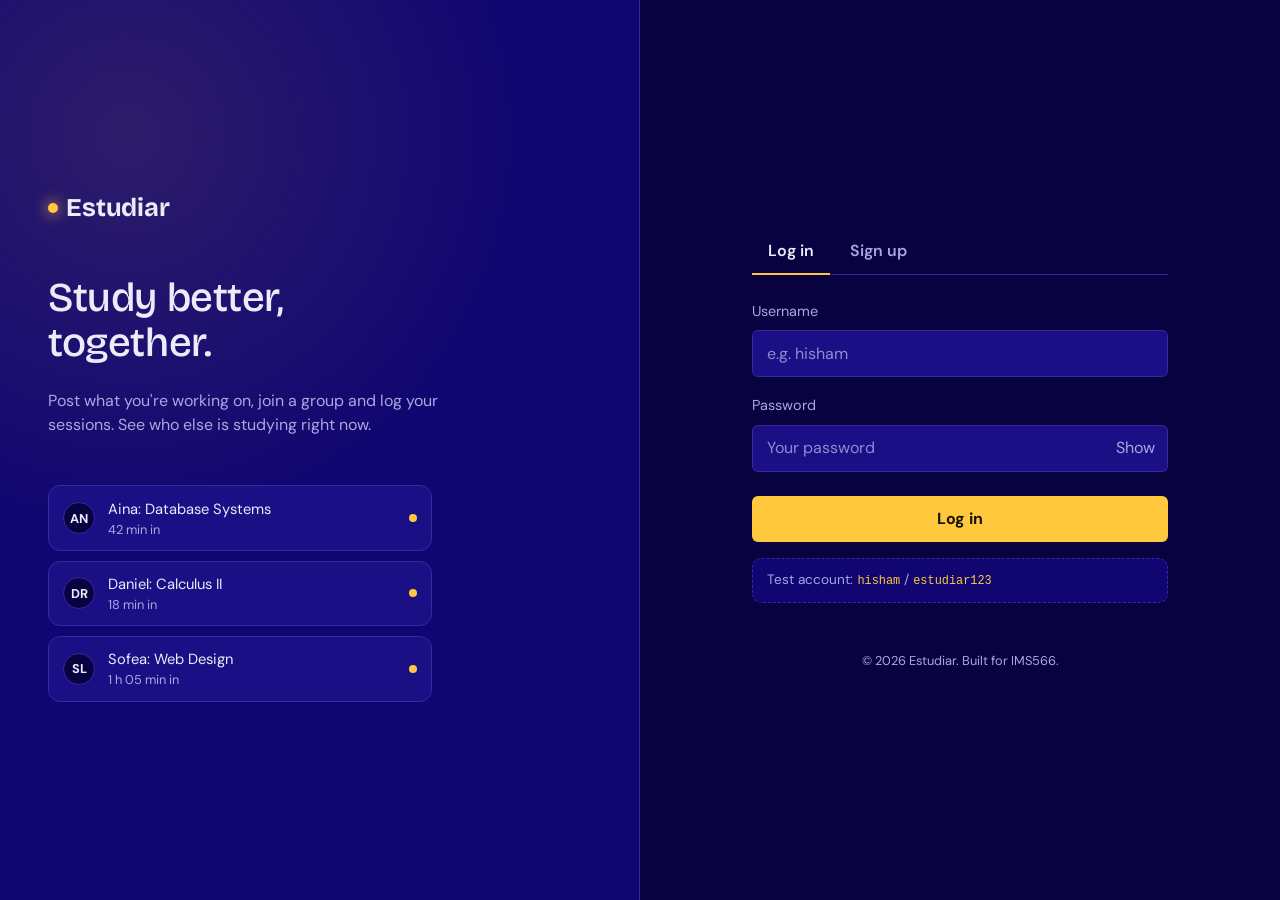
<file: index.html>
<!DOCTYPE html>
<html lang="en" data-bs-theme="dark">
<head>
  <meta charset="utf-8">
  <meta name="viewport" content="width=device-width, initial-scale=1">

  <!-- Content metadata (page title, description, author) -->
  <title>Log in | Estudiar</title>
  <meta name="description" content="Estudiar is a study buddy network where students share what they are studying, join study groups and log sessions.">
  <meta name="author" content="Hisham">
  <meta name="keywords" content="study, students, study groups, study sessions, Estudiar">

  <!-- Bootstrap 5 -->
  <link href="https://cdn.jsdelivr.net/npm/bootstrap@5.3.3/dist/css/bootstrap.min.css" rel="stylesheet">

  <!-- Fonts -->
  <link rel="preconnect" href="https://fonts.googleapis.com">
  <link rel="preconnect" href="https://fonts.gstatic.com" crossorigin>
  <link href="https://fonts.googleapis.com/css2?family=Bricolage+Grotesque:opsz,wght@12..96,600;12..96,700&family=DM+Sans:wght@400;500;700&display=swap" rel="stylesheet">

  <!-- Estudiar styles -->
  <link rel="stylesheet" href="css/style.css">
</head>
<body>

  <main class="container-fluid auth-wrap">
    <div class="row min-vh-100">

      <!-- ===== Left: brand panel (desktop only) ===== -->
      <section class="col-lg-6 d-none d-lg-flex flex-column justify-content-center auth-brand" aria-label="About Estudiar">
        <a class="brand mb-5" href="index.html"><span class="brand-dot" aria-hidden="true"></span>Estudiar</a>
        <h1>Study better, together.</h1>
        <p class="mt-3">Post what you're working on, join a group and log your sessions. See who else is studying right now.</p>

        <!-- Preview of the live "studying now" idea -->
        <ul class="now-list" aria-label="Example of students studying now">
          <li>
            <span class="avatar" aria-hidden="true">AN</span>
            <div>
              <div>Aina: Database Systems</div>
              <div class="meta">42 min in</div>
            </div>
            <span class="live-dot" aria-hidden="true"></span>
          </li>
          <li>
            <span class="avatar" aria-hidden="true">DR</span>
            <div>
              <div>Daniel: Calculus II</div>
              <div class="meta">18 min in</div>
            </div>
            <span class="live-dot" aria-hidden="true"></span>
          </li>
          <li>
            <span class="avatar" aria-hidden="true">SL</span>
            <div>
              <div>Sofea: Web Design</div>
              <div class="meta">1 h 05 min in</div>
            </div>
            <span class="live-dot" aria-hidden="true"></span>
          </li>
        </ul>
      </section>

      <!-- ===== Right: login / sign up ===== -->
      <section class="col-lg-6 d-flex flex-column justify-content-center align-items-center auth-form-side">
        <div class="auth-card">

          <!-- Brand shown on mobile only -->
          <a class="brand mb-4 d-lg-none" href="index.html"><span class="brand-dot" aria-hidden="true"></span>Estudiar</a>

          <div class="auth-tabs" role="tablist" aria-label="Account">
            <button type="button" id="tab-login" role="tab" aria-selected="true">Log in</button>
            <button type="button" id="tab-signup" role="tab" aria-selected="false">Sign up</button>
          </div>

          <!-- ----- Log in form ----- -->
          <form id="login-form" novalidate>
            <div id="login-error" class="msg msg-error d-none" role="alert"></div>

            <div class="mb-3">
              <label for="login-username" class="form-label">Username</label>
              <input type="text" class="form-control" id="login-username" autocomplete="username" placeholder="e.g. hisham">
            </div>

            <div class="mb-4">
              <label for="login-password" class="form-label">Password</label>
              <div class="input-group">
                <input type="password" class="form-control" id="login-password" autocomplete="current-password" placeholder="Your password">
                <button type="button" class="btn btn-toggle-pw" data-toggle-pw="login-password" aria-pressed="false">Show</button>
              </div>
            </div>

            <button type="submit" class="btn btn-accent w-100 mb-3">Log in</button>

            <!-- Test credentials (also listed in the README) -->
            <div class="demo-hint">
              Test account: <code>hisham</code> / <code>estudiar123</code>
            </div>
          </form>

          <!-- ----- Sign up form ----- -->
          <form id="signup-form" class="d-none" novalidate>
            <div id="signup-error" class="msg msg-error d-none" role="alert"></div>

            <div class="mb-3">
              <label for="signup-name" class="form-label">Full name</label>
              <input type="text" class="form-control" id="signup-name" autocomplete="name">
            </div>
            <div class="mb-3">
              <label for="signup-username" class="form-label">Username</label>
              <input type="text" class="form-control" id="signup-username" autocomplete="username" placeholder="3 to 20 letters, numbers or _">
            </div>
            <div class="mb-3">
              <label for="signup-password" class="form-label">Password</label>
              <div class="input-group">
                <input type="password" class="form-control" id="signup-password" autocomplete="new-password" placeholder="At least 6 characters">
                <button type="button" class="btn btn-toggle-pw" data-toggle-pw="signup-password" aria-pressed="false">Show</button>
              </div>
            </div>
            <div class="mb-4">
              <label for="signup-confirm" class="form-label">Confirm password</label>
              <input type="password" class="form-control" id="signup-confirm" autocomplete="new-password">
            </div>

            <button type="submit" class="btn btn-accent w-100">Create account</button>
          </form>

          <!-- Shown after a successful sign up, above the login form -->
          <div id="signup-ok" class="msg msg-ok d-none mt-3" role="status">
            Account created. Log in to get started.
          </div>

          <p class="auth-footer text-center mt-5 mb-0">&copy; 2026 Estudiar. Built for IMS566.</p>
        </div>
      </section>

    </div>
  </main>

  <!-- Bootstrap JS + auth logic -->
  <script src="https://cdn.jsdelivr.net/npm/bootstrap@5.3.3/dist/js/bootstrap.bundle.min.js"></script>
  <script src="js/auth.js"></script>
</body>
</html>
</file>
<file: css/style.css>
/* ==========================================================
   Estudiar - shared stylesheet
   Dark navy base with a yellow accent.
   All colours live in :root so the whole theme can be tweaked
   in one place.
   ========================================================== */

:root {
  --bg: #080240;          /* page background (darker take on #100571) */
  --surface: #100571;     /* cards, panels (the main brand blue) */
  --surface-2: #1b0f85;   /* inputs, raised elements */
  --line: #34299f;        /* borders and dividers */
  --text: #ecebfa;        /* main text */
  --muted: #aaa7e0;       /* secondary text */
  --accent: #ffc83d;      /* yellow: notifications, key actions */
  --accent-ink: #1a1400;  /* text on top of yellow */
  --danger: #ff8a7a;      /* error text */

  --font-head: "Bricolage Grotesque", "Segoe UI", system-ui, sans-serif;
  --font-body: "DM Sans", "Segoe UI", system-ui, sans-serif;
}

/* ---------- Base ---------- */
body {
  background: var(--bg);
  color: var(--text);
  font-family: var(--font-body);
  min-height: 100vh;
}

h1, h2, h3, h4, .brand {
  font-family: var(--font-head);
  letter-spacing: -0.01em;
}

a { color: var(--accent); }
a:hover { color: #ffd966; }

/* Visible keyboard focus everywhere */
:focus-visible {
  outline: 2px solid var(--accent);
  outline-offset: 2px;
}

/* ---------- Brand ---------- */
.brand {
  font-weight: 700;
  font-size: 1.6rem;
  color: var(--text);
  text-decoration: none;
  display: inline-flex;
  align-items: center;
  gap: 0.5rem;
}
.brand-dot {
  width: 0.65rem;
  height: 0.65rem;
  border-radius: 50%;
  background: var(--accent);
  box-shadow: 0 0 14px 2px rgba(255, 200, 61, 0.55);
}

/* ---------- Login page layout ---------- */
.auth-wrap {
  min-height: 100vh;
}

/* Left brand panel (hidden on small screens) */
.auth-brand {
  background:
    radial-gradient(circle at 20% 15%, rgba(255, 200, 61, 0.12), transparent 45%),
    var(--surface);
  border-right: 1px solid var(--line);
  padding: 3rem;
}
.auth-brand h1 {
  font-size: clamp(2rem, 3.2vw, 2.9rem);
  line-height: 1.1;
  max-width: 14ch;
}
.auth-brand p {
  color: var(--muted);
  max-width: 38ch;
}

/* "Studying now" preview list: shows what the app is about */
.now-list {
  list-style: none;
  padding: 0;
  margin: 2rem 0 0;
  max-width: 24rem;
}
.now-list li {
  display: flex;
  align-items: center;
  gap: 0.8rem;
  background: var(--surface-2);
  border: 1px solid var(--line);
  border-radius: 0.75rem;
  padding: 0.7rem 0.9rem;
  margin-bottom: 0.6rem;
  font-size: 0.92rem;
}
.now-list .avatar {
  width: 2rem;
  height: 2rem;
  border-radius: 50%;
  background: var(--bg);
  border: 1px solid var(--line);
  display: grid;
  place-items: center;
  font-weight: 700;
  font-size: 0.8rem;
  flex-shrink: 0;
}
.now-list .meta { color: var(--muted); font-size: 0.8rem; }
.live-dot {
  width: 0.5rem;
  height: 0.5rem;
  border-radius: 50%;
  background: var(--accent);
  margin-left: auto;
  flex-shrink: 0;
  animation: pulse 2s ease-in-out infinite;
}
@keyframes pulse {
  0%, 100% { opacity: 1; }
  50% { opacity: 0.35; }
}

/* Right form panel */
.auth-form-side { padding: 2rem 1.25rem; }
.auth-card {
  width: 100%;
  max-width: 26rem;
}

/* ---------- Forms (Bootstrap overrides for the dark theme) ---------- */
.form-label { color: var(--muted); font-size: 0.9rem; }

.form-control {
  background: var(--surface-2);
  border: 1px solid var(--line);
  color: var(--text);
  padding: 0.65rem 0.85rem;
}
.form-control:focus {
  background: var(--surface-2);
  color: var(--text);
  border-color: var(--accent);
  box-shadow: 0 0 0 0.2rem rgba(255, 200, 61, 0.2);
}
.form-control::placeholder { color: #8f8bd0; }
.form-control.is-invalid { border-color: var(--danger); background-image: none; }

.btn-accent {
  background: var(--accent);
  color: var(--accent-ink);
  font-weight: 700;
  border: 0;
  padding: 0.7rem 1rem;
}
.btn-accent:hover,
.btn-accent:focus {
  background: #ffd966;
  color: var(--accent-ink);
}

.btn-toggle-pw {
  background: var(--surface-2);
  border: 1px solid var(--line);
  border-left: 0;
  color: var(--muted);
}
.btn-toggle-pw:hover { color: var(--text); background: var(--surface-2); }

/* Login / Sign up tabs */
.auth-tabs {
  display: flex;
  gap: 0.25rem;
  border-bottom: 1px solid var(--line);
  margin-bottom: 1.5rem;
}
.auth-tabs button {
  background: none;
  border: 0;
  color: var(--muted);
  padding: 0.6rem 1rem;
  font-weight: 600;
  border-bottom: 2px solid transparent;
  margin-bottom: -1px;
}
.auth-tabs button[aria-selected="true"] {
  color: var(--text);
  border-bottom-color: var(--accent);
}

/* Messages */
.msg {
  border-radius: 0.6rem;
  padding: 0.7rem 0.9rem;
  font-size: 0.9rem;
  margin-bottom: 1rem;
}
.msg-error {
  background: rgba(255, 138, 122, 0.1);
  border: 1px solid var(--danger);
  color: var(--danger);
}
.msg-ok {
  background: rgba(255, 200, 61, 0.1);
  border: 1px solid var(--accent);
  color: var(--accent);
}

/* Demo credentials hint */
.demo-hint {
  background: var(--surface);
  border: 1px dashed var(--line);
  border-radius: 0.6rem;
  padding: 0.7rem 0.9rem;
  font-size: 0.85rem;
  color: var(--muted);
}
.demo-hint code { color: var(--accent); }

/* Shake on failed login (user-triggered feedback) */
.shake { animation: shake 0.35s; }
@keyframes shake {
  20% { transform: translateX(-6px); }
  40% { transform: translateX(6px); }
  60% { transform: translateX(-4px); }
  80% { transform: translateX(4px); }
}

.auth-footer { color: var(--muted); font-size: 0.8rem; }

@media (prefers-reduced-motion: reduce) {
  .live-dot, .shake { animation: none; }
}

/* ==========================================================
   App shell (pages after login): navbar, layout, footer
   ========================================================== */

/* Keeps the footer at the bottom on short pages */
body.app { display: flex; flex-direction: column; }
body.app main { flex: 1; }

/* ---------- Navbar ---------- */
.app-nav {
  background: var(--bg);
  border-bottom: 1px solid var(--line);
  padding: 0.6rem 0;
}
.app-nav .nav-link {
  color: var(--muted);
  font-weight: 500;
  padding: 0.5rem 0.9rem;
  border-bottom: 2px solid transparent;
}
.app-nav .nav-link:hover { color: var(--text); }
.app-nav .nav-link.active {
  color: var(--text);
  border-bottom-color: var(--accent);
}
.app-nav .btn-icon {
  position: relative;
  background: var(--surface);
  border: 1px solid var(--line);
  color: var(--text);
  border-radius: 50%;
  width: 2.4rem;
  height: 2.4rem;
  display: grid;
  place-items: center;
}
.app-nav .btn-icon:hover { background: var(--surface-2); }

/* Yellow count badge on the bell (notification colour) */
.notif-badge {
  position: absolute;
  top: -0.2rem;
  right: -0.2rem;
  background: var(--accent);
  color: var(--accent-ink);
  font-size: 0.68rem;
  font-weight: 700;
  min-width: 1.15rem;
  height: 1.15rem;
  border-radius: 999px;
  display: grid;
  place-items: center;
}
.avatar-sm {
  width: 2.4rem;
  height: 2.4rem;
  border-radius: 50%;
  background: var(--accent);
  color: var(--accent-ink);
  font-weight: 700;
  font-size: 0.85rem;
  display: grid;
  place-items: center;
  border: 0;
}
.dropdown-menu {
  background: var(--surface);
  border: 1px solid var(--line);
  min-width: 15rem;
}
.dropdown-item { color: var(--text); }
.dropdown-item:hover,
.dropdown-item:focus { background: var(--surface-2); color: var(--text); }
.dropdown-header { color: var(--muted); }
.notif-item { white-space: normal; font-size: 0.88rem; }
.notif-item small { color: var(--muted); display: block; }

/* ---------- Page header ---------- */
.page-head { padding: 2rem 0 1.25rem; }
.page-head h1 { font-size: clamp(1.6rem, 3vw, 2.2rem); margin-bottom: 0.25rem; }
.page-head p { color: var(--muted); margin: 0; }

/* ---------- Panels and stat cards ---------- */
.panel {
  background: var(--surface);
  border: 1px solid var(--line);
  border-radius: 1rem;
  padding: 1.25rem;
  height: 100%;
}
.panel h2 { font-size: 1.1rem; margin-bottom: 0.9rem; }

.stat-card {
  background: var(--surface);
  border: 1px solid var(--line);
  border-radius: 1rem;
  padding: 1.1rem 1.25rem;
  height: 100%;
}
.stat-card .label { color: var(--muted); font-size: 0.85rem; }
.stat-card .value {
  font-family: var(--font-head);
  font-size: 1.9rem;
  font-weight: 700;
  line-height: 1.2;
}
.stat-card .value small { font-size: 1rem; color: var(--muted); font-weight: 500; }

/* ---------- Chart area ---------- */
.chart-box { position: relative; height: 18rem; }
.chart-toggle {
  display: inline-flex;
  background: var(--bg);
  border: 1px solid var(--line);
  border-radius: 999px;
  padding: 0.2rem;
}
.chart-toggle button {
  background: none;
  border: 0;
  color: var(--muted);
  padding: 0.3rem 0.9rem;
  border-radius: 999px;
  font-size: 0.85rem;
  font-weight: 600;
}
.chart-toggle button[aria-pressed="true"] {
  background: var(--accent);
  color: var(--accent-ink);
}
.insight { color: var(--muted); font-size: 0.9rem; margin: 0.9rem 0 0; }

/* ---------- Goal progress ---------- */
.goal-bar {
  height: 0.7rem;
  background: var(--bg);
  border-radius: 999px;
  overflow: hidden;
  border: 1px solid var(--line);
}
.goal-bar > div {
  height: 100%;
  background: var(--accent);
  border-radius: 999px;
}

/* ---------- Lists inside panels ---------- */
.plain-list { list-style: none; padding: 0; margin: 0; }
.plain-list li {
  display: flex;
  align-items: center;
  gap: 0.8rem;
  padding: 0.65rem 0;
  border-bottom: 1px solid var(--line);
  font-size: 0.92rem;
}
.plain-list li:last-child { border-bottom: 0; padding-bottom: 0; }
.plain-list .meta { color: var(--muted); font-size: 0.8rem; }

.avatar-chip {
  width: 2rem;
  height: 2rem;
  border-radius: 50%;
  background: var(--bg);
  border: 1px solid var(--line);
  display: grid;
  place-items: center;
  font-weight: 700;
  font-size: 0.78rem;
  flex-shrink: 0;
}
/* Yellow date chip for upcoming sessions */
.date-chip {
  background: var(--accent);
  color: var(--accent-ink);
  border-radius: 0.6rem;
  text-align: center;
  padding: 0.25rem 0.55rem;
  line-height: 1.1;
  font-weight: 700;
  flex-shrink: 0;
  min-width: 3rem;
}
.date-chip small { display: block; font-size: 0.68rem; font-weight: 600; }

/* ---------- Footer ---------- */
.app-footer {
  background: var(--bg);
  border-top: 1px solid var(--line);
  margin-top: 3rem;
  padding: 2rem 0 1.5rem;
  color: var(--muted);
  font-size: 0.88rem;
}
.app-footer a { color: var(--muted); text-decoration: none; }
.app-footer a:hover { color: var(--accent); }
.app-footer h2 { font-size: 0.95rem; color: var(--text); margin-bottom: 0.6rem; }
.app-footer ul { list-style: none; padding: 0; margin: 0; }
.app-footer li { margin-bottom: 0.3rem; }

/* ==========================================================
   Feed and Members pages
   ========================================================== */

/* ---------- Form controls (selects, textarea) ---------- */
.form-select {
  background-color: var(--surface-2);
  border: 1px solid var(--line);
  color: var(--text);
  padding: 0.65rem 0.85rem;
}
.form-select:focus {
  background-color: var(--surface-2);
  color: var(--text);
  border-color: var(--accent);
  box-shadow: 0 0 0 0.2rem rgba(255, 200, 61, 0.2);
}
textarea.form-control { resize: vertical; min-height: 5.5rem; }

/* ---------- Filter chips ---------- */
.chip-row { display: flex; flex-wrap: wrap; gap: 0.5rem; }
.chip {
  background: var(--surface);
  border: 1px solid var(--line);
  color: var(--muted);
  border-radius: 999px;
  padding: 0.3rem 0.85rem;
  font-size: 0.85rem;
  font-weight: 600;
}
.chip:hover { color: var(--text); }
.chip[aria-pressed="true"] {
  background: var(--accent);
  border-color: var(--accent);
  color: var(--accent-ink);
}

/* ---------- Feed posts ---------- */
.post-card {
  background: var(--surface);
  border: 1px solid var(--line);
  border-radius: 1rem;
  padding: 1.1rem 1.25rem;
  margin-bottom: 0.9rem;
}
.post-head { display: flex; align-items: center; gap: 0.75rem; margin-bottom: 0.7rem; }
.post-head .name { font-weight: 700; line-height: 1.2; }
.post-head .when { color: var(--muted); font-size: 0.8rem; }
.post-text { margin: 0 0 0.9rem; max-width: 65ch; }
.post-foot { display: flex; align-items: center; gap: 0.75rem; flex-wrap: wrap; }
.post-foot .mins { color: var(--muted); font-size: 0.85rem; }

/* Subject tag: coloured dot + name (colour matches the chart) */
.tag {
  display: inline-flex;
  align-items: center;
  gap: 0.4rem;
  background: var(--bg);
  border: 1px solid var(--line);
  border-radius: 999px;
  padding: 0.15rem 0.7rem;
  font-size: 0.8rem;
}
.tag i { width: 0.55rem; height: 0.55rem; border-radius: 50%; display: inline-block; }

.like-btn {
  margin-left: auto;
  background: none;
  border: 1px solid var(--line);
  border-radius: 999px;
  color: var(--muted);
  padding: 0.2rem 0.75rem;
  font-size: 0.85rem;
}
.like-btn:hover { color: var(--text); }
.like-btn[aria-pressed="true"] {
  color: var(--accent);
  border-color: var(--accent);
}

.empty-state {
  text-align: center;
  color: var(--muted);
  padding: 2rem 1rem;
  border: 1px dashed var(--line);
  border-radius: 1rem;
}

/* ---------- Members table ---------- */
.data-table { width: 100%; border-collapse: collapse; }
.data-table th,
.data-table td {
  padding: 0.8rem 0.9rem;
  text-align: left;
  border-bottom: 1px solid var(--line);
  vertical-align: middle;
}
.data-table th { font-weight: 500; color: var(--muted); font-size: 0.85rem; white-space: nowrap; }
.data-table th button {
  background: none;
  border: 0;
  color: inherit;
  font: inherit;
  padding: 0;
  display: inline-flex;
  align-items: center;
  gap: 0.35rem;
}
.data-table th button:hover { color: var(--text); }
.data-table th[aria-sort="ascending"] button,
.data-table th[aria-sort="descending"] button { color: var(--accent); }
.data-table th[aria-sort="ascending"] button::after { content: "\25B2"; font-size: 0.6rem; }
.data-table th[aria-sort="descending"] button::after { content: "\25BC"; font-size: 0.6rem; }
.data-table tbody tr:hover { background: var(--surface-2); }
.data-table tbody tr:last-child td { border-bottom: 0; }

.member-cell { display: flex; align-items: center; gap: 0.7rem; font-weight: 600; }

.status { display: inline-flex; align-items: center; gap: 0.45rem; font-size: 0.88rem; }
.status i { width: 0.55rem; height: 0.55rem; border-radius: 50%; background: var(--line); display: inline-block; }
.status.on { color: var(--accent); }
.status.on i { background: var(--accent); box-shadow: 0 0 8px rgba(255, 200, 61, 0.6); }
.status.off { color: var(--muted); }

/* On phones each row becomes a small card with labelled lines */
@media (max-width: 767.98px) {
  .data-table thead { display: none; }
  .data-table, .data-table tbody { display: block; }
  .data-table tr {
    display: block;
    border: 1px solid var(--line);
    border-radius: 0.8rem;
    padding: 0.4rem 0.9rem;
    margin-bottom: 0.75rem;
  }
  .data-table tbody tr:hover { background: transparent; }
  .data-table td {
    display: flex;
    justify-content: space-between;
    align-items: center;
    gap: 1rem;
    padding: 0.45rem 0;
    border-bottom: 1px solid var(--line);
  }
  .data-table td:last-child { border-bottom: 0; }
  .data-table td::before { content: attr(data-label); color: var(--muted); font-size: 0.82rem; }
  .data-table td.cell-name { border-bottom: 1px solid var(--line); padding: 0.6rem 0; }
  .data-table td.cell-name::before { content: none; }
}
</file>
